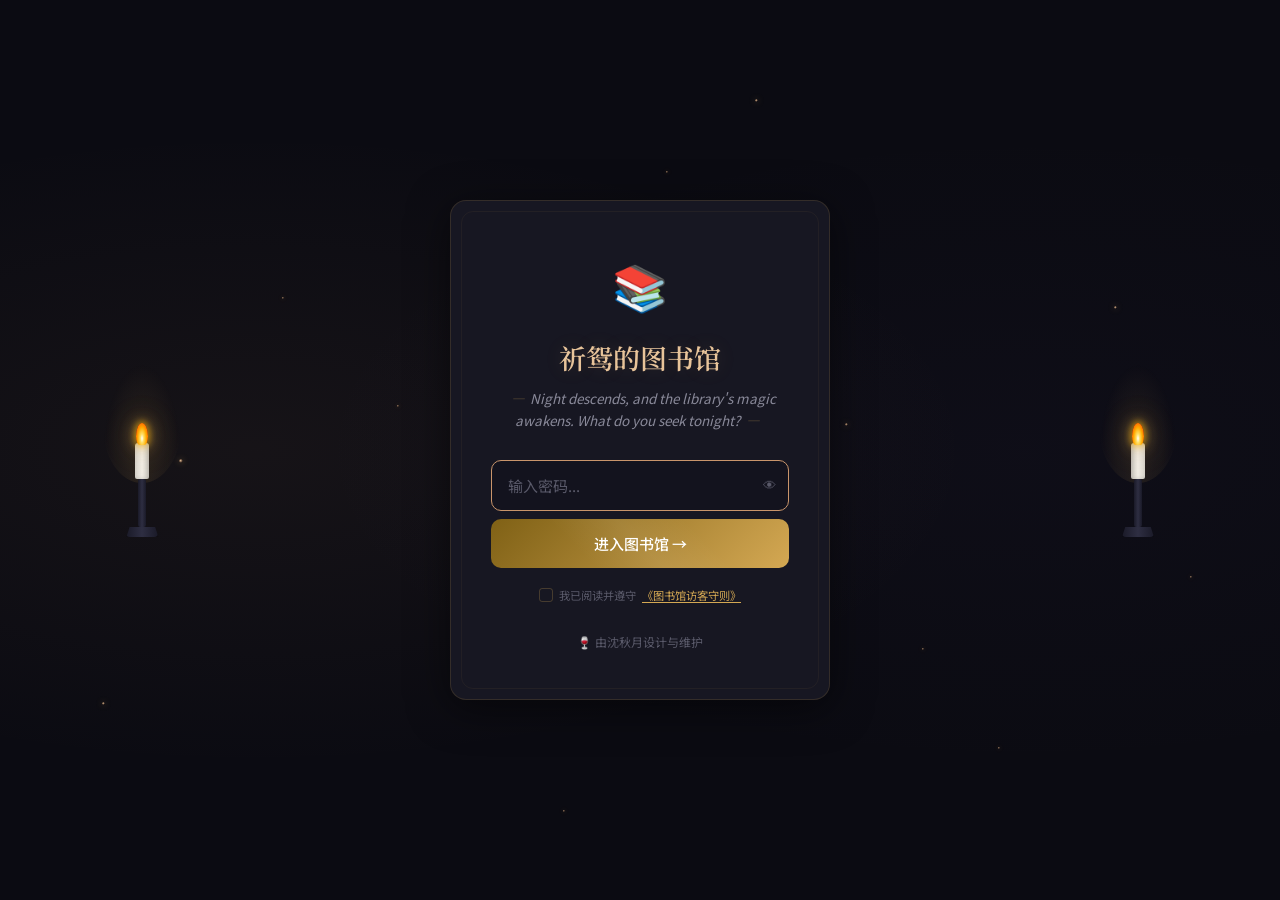
<file: index.html>
<!DOCTYPE html>
<html lang="zh-CN">
<head>
  <meta charset="UTF-8">
  <meta name="viewport" content="width=device-width, initial-scale=1.0">
  <title>祈鸳的图书馆</title>
  <link rel="preconnect" href="https://fonts.googleapis.com">
  <link rel="preconnect" href="https://fonts.gstatic.com" crossorigin>
  <link href="https://fonts.googleapis.com/css2?family=Noto+Serif+SC:wght@400;600;700&family=Noto+Sans+SC:wght@300;400;500;600&family=Playfair+Display:wght@400;600;700&display=swap" rel="stylesheet">
  <link rel="stylesheet" href="css/style.css">
  <!-- 预加载欢迎语音（同源，避免跨域问题） -->
  <audio id="welcome-audio" src="audio/welcome.mp3" preload="auto"></audio>
</head>
<body class="gate-body">

  <!-- ╔══════════════════════════════════╗
       ║  纯 CSS 粒子光点背景（14 颗星）  ║
       ╚══════════════════════════════════╝
       奇数粒子：悬浮闪烁；偶数粒子：缓慢上升 -->
  <div class="gate-particles" aria-hidden="true">
    <i></i><i></i><i></i><i></i><i></i><i></i><i></i>
    <i></i><i></i><i></i><i></i><i></i><i></i><i></i>
  </div>

  <!-- 烛台装饰 -->
  <div class="candle-left" aria-hidden="true">
    <div class="candle-glow"></div>
    <div class="candle-flame"></div>
    <div class="candle-body"></div>
    <div class="candle-holder"></div>
    <div class="candle-base"></div>
  </div>
  <div class="candle-right" aria-hidden="true">
    <div class="candle-glow"></div>
    <div class="candle-flame"></div>
    <div class="candle-body"></div>
    <div class="candle-holder"></div>
    <div class="candle-base"></div>
  </div>

  <!-- 登录卡片 -->
  <div class="gate-container">
    <div class="gate-glow"></div>
    <div class="gate-card">
      <div class="gate-icon">📚</div>
      <h1 class="gate-title">祈鸳的图书馆</h1>
      <p class="gate-subtitle" id="gate-greeting">加载中...</p>
      <form id="gate-form" class="gate-form">
        <div class="gate-input-wrap">
          <input type="password" id="gate-password" placeholder="输入密码..." autocomplete="off" autofocus>
          <button type="button" class="gate-toggle" id="gate-toggle">👁</button>
        </div>
        <p class="gate-error" id="gate-error" style="display:none">密码错误，请重试</p>
        <button type="submit" class="gate-btn">进入图书馆 →</button>
      </form>
      <p class="gate-error" id="gate-rules-error" style="display:none">请先阅读并遵守《图书馆访客守则》</p>
      <div class="gate-rules">
        <label class="gate-rules-check">
          <input type="checkbox" id="gate-rules-agree">
          <span>我已阅读并遵守</span>
          <a href="javascript:void(0)" id="gate-rules-toggle">《图书馆访客守则》</a>
        </label>
        <div class="gate-rules-content" id="gate-rules-content" style="display:none">
          <p>一、本馆所藏知识，皆为珍宝。请以敬畏之心翻阅。</p>
          <p>二、深夜造访者，请保持安静。书灵不喜欢被打扰。</p>
          <p>三、切勿将馆内典籍带出。违者……后果自负。</p>
          <p>四、若你听到书架间传来低语，不必惊慌——那只是古老的智慧在回响。</p>
          <p>五、访客密码由管理员发放。若你尚未获得，请自行离开。</p>
        </div>
      </div>
      <p class="gate-footer">🍷 由沈秋月设计与维护</p>
    </div>
  </div>

  <!-- 管理员专属欢迎动画 -->
  <div class="welcome-overlay" id="welcome-overlay">
    <div class="welcome-text" id="welcome-text"></div>
  </div>

  <script>
    /* 动态问候语：根据时段 + 语言生成图书馆管理员风格的问候 */
    (function() {
      function getGreeting() {
        const hour = new Date().getHours();
        const lang = (navigator.language || 'en').toLowerCase();
        const isZh = lang.startsWith('zh');
        if (isZh) {
          if (hour >= 0  && hour < 5)  return '夜深了，远道而来的旅者。是什么知识，让你深夜造访此处？';
          if (hour >= 5  && hour < 8)  return '清晨的图书馆格外宁静。愿这里的书卷，为你开启新的一天。';
          if (hour >= 8  && hour < 11) return '日安，求知者。今日的阳光正好，适合翻阅古老的典籍。';
          if (hour >= 11 && hour < 13) return '午后时光，适合沉思。图书馆已为你备好了一切。';
          if (hour >= 13 && hour < 17) return '午后阳光透过彩窗洒落。来吧，知识不会自己跑到你面前。';
          if (hour >= 17 && hour < 19) return '暮色渐浓，烛火已为你点亮。欢迎回到图书馆。';
          if (hour >= 19 && hour < 23) return '夜幕降临，图书馆的魔法正在苏醒。今夜，你想寻找什么？';
          return '夜深了，远道而来的旅者。是什么知识，让你深夜造访此处？';
        }
        if (hour >= 0  && hour < 5)  return 'The night is deep, traveler. What knowledge draws you here at this hour?';
        if (hour >= 5  && hour < 8)  return 'The library is quiet in the early morning. May these volumes begin your day.';
        if (hour >= 8  && hour < 11) return 'Good day, seeker. The light is perfect for exploring ancient tomes.';
        if (hour >= 11 && hour < 13) return 'Midday is a time for reflection. The library awaits your curiosity.';
        if (hour >= 13 && hour < 17) return 'Afternoon light filters through the stained glass. Come, knowledge will not find itself.';
        if (hour >= 17 && hour < 19) return 'Dusk falls, and the candles are lit for you. Welcome back to the library.';
        if (hour >= 19 && hour < 23) return 'Night descends, and the library\'s magic awakens. What do you seek tonight?';
        return 'The night is deep, traveler. What knowledge draws you here at this hour?';
      }
      const el = document.getElementById('gate-greeting');
      if (el) el.textContent = getGreeting();
    })();

    /* 守则展开/收起交互 */
    (function() {
      const toggleLink = document.getElementById('gate-rules-toggle');
      const content    = document.getElementById('gate-rules-content');
      if (toggleLink && content) {
        toggleLink.addEventListener('click', () => {
          const isHidden = content.style.display === 'none';
          content.style.display = isHidden ? 'block' : 'none';
        });
      }
    })();

    (function() {
      /* SHA-256 密码哈希比对，密码为 qiuyu2026 */
      const HASH = '1d34e6f0a50d08c1195ee52646c56e3894eb94b843eee469c644b1d8bd89b9a5';
      const form   = document.getElementById('gate-form');
      const input  = document.getElementById('gate-password');
      const error  = document.getElementById('gate-error');
      const toggle = document.getElementById('gate-toggle');

      /* 切换密码可见性 */
      toggle.addEventListener('click', () => {
        input.type = input.type === 'password' ? 'text' : 'password';
      });

      /* Web Crypto API 计算 SHA-256 */
      async function sha256(str) {
        const buf = await crypto.subtle.digest('SHA-256', new TextEncoder().encode(str));
        return Array.from(new Uint8Array(buf)).map(b => b.toString(16).padStart(2, '0')).join('');
      }

      /* 管理员专属欢迎动画 */
      function showWelcomeAnimation() {
        const overlay = document.getElementById('welcome-overlay');
        const textEl  = document.getElementById('welcome-text');
        if (!overlay || !textEl) {
          window.location.href = 'library.html';
          return;
        }

        const message = '欢迎回来，祈鸳。\n图书馆一直在等你。';
        textEl.innerHTML = message.replace(/\n/g, '<br>');

        /* 淡入黑屏 */
        overlay.classList.add('active');

        /* 播放欢迎语音（同源预加载，此时取消静音即可） */
        const audio = document.getElementById('welcome-audio');
        if (audio) {
          audio.volume = 0.5;
          audio.currentTime = 0;
          audio.play().catch(() => {});
        }

        /* 4 秒后淡出并跳转（等语音播完） */
        setTimeout(() => {
          overlay.style.opacity = '0';
          setTimeout(() => {
            window.location.href = 'library.html';
          }, 800);
        }, 4000);
      }

      /* 提交验证 */
      form.addEventListener('submit', async (e) => {
        e.preventDefault();

        /* 检查守则勾选 */
        const agreeBox   = document.getElementById('gate-rules-agree');
        const rulesError = document.getElementById('gate-rules-error');
        if (agreeBox && !agreeBox.checked) {
          if (rulesError) rulesError.style.display = 'block';
          return;
        }
        if (rulesError) rulesError.style.display = 'none';

        /* 在用户手势上下文中立即 play（静音），保持手势链不被异步打断 */
        const audio = document.getElementById('welcome-audio');
        if (audio) {
          audio.volume = 0;
          audio.currentTime = 0;
          audio.play().catch(() => {});
        }

        const hash = await sha256(input.value.trim());
        if (hash === HASH) {
          sessionStorage.setItem('lib_auth', '1');
          sessionStorage.setItem('lib_auth_time', Date.now().toString());
          /* 管理员专属欢迎动画（会取消静音播放语音） */
          showWelcomeAnimation();
        } else {
          /* 密码错误，停止静音播放 */
          if (audio) { audio.pause(); audio.currentTime = 0; }
          error.style.display = 'block';
          input.classList.add('shake');
          setTimeout(() => input.classList.remove('shake'), 500);
        }
      });

      input.addEventListener('input', () => { error.style.display = 'none'; });
    })();
  </script>
</body>
</html>
</file>
<file: css/style.css>
/* ============================================================
   祈鸳的图书馆 — 完整样式表（第一阶段 + 第二阶段 + 西幻增强）
   Design: 深夜魔法图书馆 · Dark Arcane Library Theme
   Phase 2: 粒子动画 · 微光扫过 · 交错淡入 · 移动端全屏 Modal
   Phase 3: 西幻符文装饰 · 魔法光效 · 羊皮纸纹理 · 符文分隔线
   ============================================================ */


/* ══════════════════════════════════════════
   CSS 变量
   ══════════════════════════════════════════ */
:root {
  /* 背景色阶 */
  --bg-primary:    #0b0b12;
  --bg-secondary:  #111119;
  --bg-card:       #171722;
  --bg-card-hover: #1e1e2e;
  --bg-input:      #13131e;

  /* 强调色 */
  --accent:            #c9956b;
  --accent-light:      #e8c49a;
  --accent-dark:       #8b6914;
  --accent-glow:       rgba(201,149,107,0.15);
  --accent-glow-strong:rgba(201,149,107,0.30);

  /* 文字 */
  --text-primary:   #e8e0d8;
  --text-secondary: #8a8a9a;
  --text-muted:     #5a5a6a;

  /* 边框 */
  --border:       #252535;
  --border-light: #2e2e40;

  /* 功能色 */
  --success: #6bcb77;
  --warning: #ffd93d;
  --danger:  #ff6b6b;
  --info:    #64b5f6;

  /* 简报类型色 */
  --color-noon:    #d4954a;
  --color-close:   #9b3050;
  --color-evening: #3d7fc1;
  --color-weekend: #7c5cbf;

  /* 西幻增强色 */
  --rune-gold:         #d4a853;
  --rune-gold-dim:     rgba(212,168,83,0.25);
  --rune-gold-glow:    rgba(212,168,83,0.08);
  --parchment:         rgba(201,149,107,0.03);
  --magic-purple:      rgba(120,80,200,0.12);
  --magic-blue:        rgba(80,140,220,0.10);

  /* 字体 */
  --font-serif:  'Playfair Display', 'Noto Serif SC', serif;
  --font-sans:   'Noto Sans SC', sans-serif;

  /* 布局 */
  --sidebar-w: 240px;
  --topbar-h:  60px;
  --radius:    10px;
  --radius-sm: 6px;

  /* 阴影 */
  --shadow:    0 4px 24px rgba(0,0,0,0.30);
  --shadow-lg: 0 8px 40px rgba(0,0,0,0.50);

  /* 过渡 */
  --transition: 0.25s cubic-bezier(0.4,0,0.2,1);

  /* 字体 */
  --font-serif: 'Playfair Display','Noto Serif SC',Georgia,serif;
  --font-sans:  'Noto Sans SC','Inter',-apple-system,BlinkMacSystemFont,sans-serif;
}


/* ══════════════════════════════════════════
   基础重置
   ══════════════════════════════════════════ */
*,*::before,*::after { box-sizing:border-box; margin:0; padding:0 }
html  { font-size:15px; scroll-behavior:smooth }
body  {
  font-family: var(--font-sans);
  background:  var(--bg-primary);
  color:       var(--text-primary);
  line-height: 1.6;
  min-height:  100vh;
  overflow-x:  hidden;
  -webkit-font-smoothing: antialiased;
}
::-webkit-scrollbar       { width:6px }
::-webkit-scrollbar-track { background:var(--bg-secondary) }
::-webkit-scrollbar-thumb { background:var(--border-light); border-radius:3px }
::-webkit-scrollbar-thumb:hover { background:var(--accent-dark) }
a   { color:var(--accent); text-decoration:none; transition:color var(--transition) }
a:hover { color:var(--accent-light) }
img { max-width:100%; display:block }
.hidden { display:none !important }


/* ══════════════════════════════════════════
   全局关键帧（@keyframes）
   ══════════════════════════════════════════ */

/* 登录页背景大光圈脉冲 */
@keyframes glowPulse {
  0%,100% { opacity:.6; transform:translate(-50%,-50%) scale(1)   }
  50%      { opacity:1;  transform:translate(-50%,-50%) scale(1.1) }
}

/* 密码错误抖动 */
@keyframes shake {
  0%,100% { transform:translateX(0)  }
  20%,60% { transform:translateX(-6px) }
  40%,80% { transform:translateX(6px)  }
}

/* 粒子：原地闪烁（奇数粒子） */
@keyframes particleTwinkle {
  0%,100% { opacity:.08; transform:scale(.7)  }
  50%      { opacity:.85; transform:scale(1.3) }
}

/* 粒子：缓慢上浮消散（偶数粒子） */
@keyframes particleRise {
  0%   { opacity:0;   transform:translateY(0)    scale(1)   }
  15%  { opacity:.75; transform:translateY(-8px) scale(1.1) }
  85%  { opacity:.75; transform:translateY(-55px)scale(1.0) }
  100% { opacity:0;   transform:translateY(-70px)scale(.6)  }
}

/* 登录卡片入场 */
@keyframes cardEntrance {
  from { opacity:0; transform:translateY(24px) scale(.97) }
  to   { opacity:1; transform:translateY(0)    scale(1)   }
}

/* Modal 覆盖层：背景 + 模糊淡入 */
@keyframes overlayFadeIn {
  from { background:rgba(0,0,0,0);    backdrop-filter:blur(0px) }
  to   { background:rgba(0,0,0,.78);  backdrop-filter:blur(8px) }
}

/* Modal 内容框弹入（桌面端） */
@keyframes modalIn {
  from { opacity:0; transform:translateY(24px) scale(.96) }
  to   { opacity:1; transform:translateY(0)    scale(1)   }
}

/* Modal 内容框上滑（移动端） */
@keyframes modalInMobile {
  from { transform:translateY(100%) }
  to   { transform:translateY(0)    }
}

/* 视图切换淡入 */
@keyframes viewFadeIn {
  from { opacity:0; transform:translateY(10px) }
  to   { opacity:1; transform:translateY(0)    }
}

/* 列表项交错淡入 */
@keyframes itemFadeIn {
  from { opacity:0; transform:translateY(8px) }
  to   { opacity:1; transform:translateY(0)   }
}

/* 卡片 hover 微光扫过 */
@keyframes cardShimmer {
  to { left:160% }
}

/* 搜索框焦点边框脉冲 */
@keyframes searchGlowPulse {
  0%,100% { box-shadow:0 0 0 3px rgba(201,149,107,.18) }
  50%      { box-shadow:0 0 0 5px rgba(201,149,107,.32) }
}

/* 侧边栏遮罩淡入 */
@keyframes overlayShow {
  from { opacity:0 }
  to   { opacity:1 }
}


/* ══════════════════════════════════════════
   登录页 — 粒子背景
   ══════════════════════════════════════════ */
.gate-body {
  display:flex; align-items:center; justify-content:center;
  min-height:100vh;
  background: var(--bg-primary);
  background-image:
    radial-gradient(ellipse at 20% 50%, rgba(201,149,107,.06) 0%, transparent 50%),
    radial-gradient(ellipse at 80% 50%, rgba(100,80,160,.04) 0%, transparent 50%);
}

/* 粒子容器 */
.gate-particles {
  position:fixed; inset:0;
  pointer-events:none; overflow:hidden;
  z-index:0;
}

/* 所有粒子共同基础：圆点 + 金色径向渐变 */
.gate-particles i {
  position:absolute;
  border-radius:50%;
  background: radial-gradient(circle at 40% 40%,
    rgba(232,196,154,.95) 0%,
    rgba(201,149,107,.50) 40%,
    transparent 70%
  );
  /* 奇数粒子默认用 twinkle，偶数粒子 override 为 rise */
  animation: particleTwinkle var(--d,14s) var(--delay,0s) ease-in-out infinite;
}

/* ── 奇数粒子：原地闪烁 ── */
.gate-particles i:nth-child(1)  { --d:13s; --delay:0s;   width:3px; height:3px; left:8%;  top:78% }
.gate-particles i:nth-child(3)  { --d:11s; --delay:1.2s; width:4px; height:4px; left:37%; top:62% }
.gate-particles i:nth-child(5)  { --d:16s; --delay:1.8s; width:3px; height:3px; left:66%; top:47% }
.gate-particles i:nth-child(7)  { --d:10s; --delay:.4s;  width:3px; height:3px; left:87%; top:34% }
.gate-particles i:nth-child(9)  { --d:15s; --delay:2.4s; width:4px; height:4px; left:14%; top:51% }
.gate-particles i:nth-child(11) { --d:12s; --delay:0s;   width:3px; height:3px; left:59%; top:11% }
.gate-particles i:nth-child(13) { --d:18s; --delay:3.8s; width:2px; height:2px; left:44%; top:32% }

/* ── 偶数粒子：缓慢上浮 ── */
.gate-particles i:nth-child(2)  { --d:17s; --delay:2.5s; width:2px; height:2px; left:22%; top:33%; animation-name:particleRise }
.gate-particles i:nth-child(4)  { --d:20s; --delay:4.0s; width:2px; height:2px; left:52%; top:19%; animation-name:particleRise }
.gate-particles i:nth-child(6)  { --d:14s; --delay:3.0s; width:2px; height:2px; left:78%; top:83%; animation-name:particleRise }
.gate-particles i:nth-child(8)  { --d:11s; --delay:5.2s; width:2px; height:2px; left:93%; top:64%; animation-name:particleRise }
.gate-particles i:nth-child(10) { --d:19s; --delay:3.5s; width:2px; height:2px; left:44%; top:90%; animation-name:particleRise }
.gate-particles i:nth-child(12) { --d:22s; --delay:6.0s; width:2px; height:2px; left:31%; top:45%; animation-name:particleRise }
.gate-particles i:nth-child(14) { --d:16s; --delay:1.5s; width:2px; height:2px; left:72%; top:72%; animation-name:particleRise }


/* ── 登录卡片 ── */
.gate-container {
  position:relative; text-align:center; padding:20px; z-index:1;
}
.gate-glow {
  position:absolute; top:50%; left:50%;
  transform:translate(-50%,-50%);
  width:400px; height:400px;
  background:radial-gradient(circle, rgba(201,149,107,.09) 0%, transparent 70%);
  border-radius:50%; pointer-events:none;
  animation:glowPulse 4s ease-in-out infinite;
}
.gate-card {
  position:relative;
  background:var(--bg-card); border:1px solid var(--border);
  border-radius:16px; padding:48px 40px;
  width:380px; max-width:90vw;
  box-shadow:var(--shadow-lg);
  animation:cardEntrance .6s cubic-bezier(.34,1.56,.64,1) both;
}
.gate-icon   { font-size:3rem; margin-bottom:16px }
.gate-title  {
  font-family:var(--font-serif); font-size:1.8rem; font-weight:600;
  color:var(--accent-light); margin-bottom:8px;
}
.gate-subtitle { color:var(--text-secondary); font-size:.9rem; margin-bottom:28px }

.gate-input-wrap {
  position:relative; display:flex; align-items:center;
  background:var(--bg-input); border:1px solid var(--border);
  border-radius:var(--radius); overflow:hidden;
  transition:border-color var(--transition);
}
.gate-input-wrap:focus-within { border-color:var(--accent) }
.gate-input-wrap input {
  flex:1; background:none; border:none; outline:none;
  color:var(--text-primary); padding:14px 16px;
  font-size:1rem; font-family:var(--font-sans);
}
.gate-input-wrap input::placeholder { color:var(--text-muted) }
.gate-toggle {
  background:none; border:none; color:var(--text-muted);
  cursor:pointer; padding:8px 12px; transition:color var(--transition);
}
.gate-toggle:hover { color:var(--accent) }
.gate-error  { color:var(--danger); font-size:.85rem; margin:12px 0; text-align:left; padding-left:4px }
.gate-btn    {
  width:100%; margin-top:8px; padding:14px 24px;
  background:linear-gradient(135deg,var(--accent-dark),var(--accent));
  color:#fff; border:none; border-radius:var(--radius);
  font-size:1rem; font-family:var(--font-sans); font-weight:500;
  cursor:pointer; display:flex; align-items:center; justify-content:center; gap:8px;
  transition:all var(--transition);
}
.gate-btn:hover  { transform:translateY(-2px); box-shadow:0 6px 24px rgba(201,149,107,.35) }
.gate-btn:active { transform:translateY(0) }
.gate-footer { color:var(--text-muted); font-size:.8rem; margin-top:24px }
.shake       { animation:shake .4s ease }


/* ══════════════════════════════════════════
   顶栏
   ══════════════════════════════════════════ */
.topbar {
  position:fixed; top:0; left:0; right:0; height:var(--topbar-h);
  background:rgba(11,11,18,.92); backdrop-filter:blur(12px);
  border-bottom:1px solid var(--border);
  display:flex; align-items:center; justify-content:space-between;
  padding:0 20px; z-index:100;
}
.topbar-left,.topbar-right { display:flex; align-items:center; gap:12px }
.topbar-center             { display:flex; align-items:center; gap:20px }

.sidebar-toggle {
  display:none; background:none; border:none;
  color:var(--text-secondary); cursor:pointer;
  padding:6px; border-radius:var(--radius-sm);
  transition:all var(--transition);
}
.sidebar-toggle:hover { color:var(--accent); background:var(--accent-glow) }

.logo           { display:flex; align-items:center; gap:10px }
.logo-icon      { font-size:1.4rem }
.logo-text      {
  font-family:var(--font-serif); font-size:1.15rem; font-weight:600;
  color:var(--accent-light); letter-spacing:.5px;
}

.clock-widget   { text-align:center }
.clock-time     {
  font-family:var(--font-serif); font-size:1.3rem; font-weight:600;
  color:var(--text-primary); letter-spacing:1px;
}
.clock-date     { font-size:.75rem; color:var(--text-secondary) }

.weather-widget { display:flex; align-items:center; gap:8px }
.weather-icon   { font-size:1.5rem }
.weather-info   { display:flex; flex-direction:column }
.weather-temp   { font-size:.95rem; font-weight:500; color:var(--text-primary) }
.weather-desc   { font-size:.7rem;  color:var(--text-secondary) }

/* 搜索框 */
.search-box         { position:relative }
.search-icon        {
  position:absolute; left:12px; top:50%; transform:translateY(-50%);
  color:var(--text-muted); pointer-events:none;
}
.search-box input[type="text"] {
  background:var(--bg-input); border:1px solid var(--border);
  border-radius:20px; padding:8px 16px 8px 36px;
  color:var(--text-primary); font-size:.85rem; font-family:var(--font-sans);
  width:240px; outline:none; transition:all var(--transition);
}
/* 聚焦时边框发光脉冲 */
.search-box input[type="text"]:focus {
  border-color:var(--accent); width:300px;
  animation: searchGlowPulse 2s ease-in-out infinite;
}
.search-box input[type="text"]::placeholder { color:var(--text-muted) }

.search-filters {
  position:absolute; top:calc(100% + 8px); right:0;
  background:var(--bg-card); border:1px solid var(--border);
  border-radius:var(--radius); padding:16px; width:260px;
  box-shadow:var(--shadow); display:none; z-index:200;
}
.search-filters.open { display:block }
.search-filter-row   { margin-bottom:10px }
.search-filter-row:last-child { margin-bottom:0 }
.search-filter-row label {
  display:block; font-size:.75rem; color:var(--text-secondary); margin-bottom:4px;
}
.search-filter-row select,
.search-filter-row input[type="date"] {
  width:100%; background:var(--bg-input); border:1px solid var(--border);
  border-radius:var(--radius-sm); padding:6px 10px;
  color:var(--text-primary); font-size:.85rem; font-family:var(--font-sans); outline:none;
}
.search-filter-row select:focus,
.search-filter-row input[type="date"]:focus { border-color:var(--accent) }

.logout-btn {
  background:none; border:none; color:var(--text-muted);
  cursor:pointer; padding:8px; border-radius:var(--radius-sm);
  transition:all var(--transition);
}
.logout-btn:hover { color:var(--danger); background:rgba(255,107,107,.10) }


/* ══════════════════════════════════════════
   侧边栏（含纸质纹理 + 导航指示条动画）
   ══════════════════════════════════════════ */
.sidebar {
  position:fixed; top:var(--topbar-h); left:0; bottom:0;
  width:var(--sidebar-w);
  /* 基础背景 + 极淡纸质横线纹理 */
  background:
    repeating-linear-gradient(
      0deg,
      transparent 0px,
      transparent 31px,
      rgba(201,149,107,.035) 31px,
      rgba(201,149,107,.035) 32px
    ),
    var(--bg-secondary);
  border-right:1px solid var(--border);
  display:flex; flex-direction:column;
  padding:20px 0; overflow-y:auto;
  transition:transform var(--transition); z-index:90;
}
.sidebar-section { padding:0 12px; flex:1 }
.sidebar-label   {
  font-size:.7rem; text-transform:uppercase; letter-spacing:1.5px;
  color:var(--text-muted); padding:0 12px; margin-bottom:8px;
}

/* 导航项：左侧指示条初始为缩放=0 */
.nav-item {
  display:flex; align-items:center; gap:10px;
  padding:10px 12px; border-radius:var(--radius-sm);
  color:var(--text-secondary); font-size:.9rem;
  transition: color var(--transition), background var(--transition);
  margin-bottom:2px; position:relative;
}
.nav-item:hover  { color:var(--text-primary);  background:var(--accent-glow) }
.nav-item.active { color:var(--accent-light);  background:var(--accent-glow) }

/* 指示条：用 scaleY 动画实现滑入效果 */
.nav-item::before {
  content:'';
  position:absolute; left:0; top:50%;
  width:3px; height:20px;
  background:var(--accent); border-radius:0 2px 2px 0;
  transform: translateY(-50%) scaleY(0);
  transform-origin: center;
  transition: transform .22s cubic-bezier(.34,1.56,.64,1), opacity .22s;
  opacity:0;
}
.nav-item:hover::before  { transform:translateY(-50%) scaleY(.75); opacity:.5 }
.nav-item.active::before { transform:translateY(-50%) scaleY(1);   opacity:1  }

.nav-icon  { font-size:1.1rem; width:24px; text-align:center }
.nav-text  { flex:1 }
.nav-badge {
  background:var(--accent-dark); color:var(--accent-light);
  font-size:.7rem; padding:2px 7px; border-radius:10px; font-weight:500;
}
.sidebar-footer {
  padding:16px 24px; border-top:1px solid var(--border); margin-top:auto;
}
.sidebar-credit { font-size:.75rem; color:var(--text-muted) }

/* 移动端侧边栏遮罩 */
.sidebar-overlay {
  display:none;
  position:fixed; inset:0;
  background:rgba(0,0,0,.65);
  backdrop-filter:blur(2px);
  z-index:80;
}
.sidebar-overlay.show {
  display:block;
  animation:overlayShow .25s ease;
}


/* ══════════════════════════════════════════
   主内容区
   ══════════════════════════════════════════ */
.main-layout { display:flex }
.content {
  margin-left:var(--sidebar-w); margin-top:var(--topbar-h);
  padding:28px 32px 48px; min-height:calc(100vh - var(--topbar-h));
  flex:1;
}
.view-header    { margin-bottom:24px; position:relative }
.view-header h1 {
  font-family:var(--font-serif); font-size:1.6rem; font-weight:600;
  color:var(--text-primary); margin-bottom:4px;
}
.view-subtitle  { color:var(--text-secondary); font-size:.9rem }
.empty-state    { text-align:center; color:var(--text-muted); padding:60px 20px; font-size:.95rem }

/* 视图切换淡入（移除 hidden 后立即播放） */
.view {
  animation: viewFadeIn .35s cubic-bezier(.4,0,.2,1) both;
}
.view.hidden { display:none !important }


/* ══════════════════════════════════════════
   仪表盘 — 2×2 网格
   ══════════════════════════════════════════ */
.dashboard-grid {
  display:grid;
  grid-template-columns: 1fr 1fr;
  gap:16px;
  margin-bottom:32px;
}

/* ── 卡片基础：含 shimmer 伪元素所需的 overflow:hidden ── */
.dash-card {
  background:var(--bg-card); border:1px solid var(--border);
  border-radius:var(--radius); padding:24px;
  transition: border-color var(--transition), transform var(--transition), box-shadow var(--transition);
  position:relative; overflow:hidden;
}
.dash-card:hover {
  border-color:var(--border-light);
  transform:translateY(-2px);
  box-shadow:var(--shadow);
}

/* 微光扫过：从左侧外部划过到右侧外部 */
.dash-card::after {
  content:'';
  position:absolute;
  top:-30px; bottom:-30px; left:-80%;
  width:55%;
  background: linear-gradient(
    to right,
    transparent 0%,
    rgba(201,149,107,.045) 40%,
    rgba(232,196,154,.07)  50%,
    rgba(201,149,107,.045) 60%,
    transparent 100%
  );
  transform: skewX(-12deg);
  pointer-events:none;
  z-index:1;
}
.dash-card:hover::after {
  animation: cardShimmer .65s ease forwards;
}

/* 时钟卡 */
.dash-clock {
  text-align:center;
  background:linear-gradient(135deg, var(--bg-card), rgba(201,149,107,.05));
  border-color:rgba(201,149,107,.15);
}
.dash-clock-time {
  font-family:var(--font-serif); font-size:2.8rem; font-weight:700;
  color:var(--accent-light); letter-spacing:2px; line-height:1.2;
}
.dash-clock-date { font-size:.85rem; color:var(--text-secondary); margin-top:4px }

/* 天气卡 */
.dash-weather {
  text-align:center;
  display:flex; flex-direction:column; align-items:center; justify-content:center;
}
.dash-weather-icon { font-size:2.5rem; margin-bottom:8px }
.dash-weather-text { font-size:.9rem; color:var(--text-secondary) }

/* 统计卡 */
.dash-stat  { text-align:center }
.dash-stat-num   {
  font-family:var(--font-serif); font-size:2rem; font-weight:700;
  color:var(--accent-light);
}
.dash-stat-label { font-size:.85rem; color:var(--text-secondary); margin-top:4px }

/* 今日金价速览（横跨两列） */
.dash-gold {
  grid-column:1 / -1;
  background:linear-gradient(135deg, rgba(201,149,107,.07) 0%, rgba(139,105,20,.04) 100%);
  border-color:rgba(201,149,107,.22);
  display:flex; align-items:center; gap:32px;
  padding:20px 28px;
}
/* 右上角装饰光晕（调整为在卡片范围内） */
.dash-gold::before {
  content:''; position:absolute;
  right:20px; top:50%; transform:translateY(-50%);
  width:110px; height:110px;
  background:radial-gradient(circle, rgba(201,149,107,.09) 0%, transparent 70%);
  border-radius:50%; pointer-events:none; z-index:0;
}
.dash-gold-left  { flex-shrink:0; position:relative; z-index:2 }
.dash-gold-header {
  display:flex; align-items:center; gap:6px; margin-bottom:8px;
}
.dash-gold-icon  { font-size:1.1rem }
.dash-gold-label {
  font-size:.75rem; text-transform:uppercase; letter-spacing:1px; color:var(--text-muted);
}
.dash-gold-price {
  font-family:var(--font-serif); font-size:2rem; font-weight:700;
  color:var(--accent-light); line-height:1;
  display:flex; align-items:baseline; gap:8px;
}
.dash-gold-price .gold-trend     { font-size:1.1rem; font-family:var(--font-sans); font-weight:600 }
.dash-gold-price .gold-trend.up  { color:var(--success) }
.dash-gold-price .gold-trend.down{ color:var(--danger)  }
.dash-gold-right {
  flex:1; min-width:0; position:relative; z-index:2;
  border-left:1px solid var(--border); padding-left:28px;
}
.dash-gold-summary {
  font-size:.85rem; color:var(--text-secondary); line-height:1.6;
  display:-webkit-box; -webkit-line-clamp:2; -webkit-box-orient:vertical; overflow:hidden;
  margin-bottom:6px;
}
.dash-gold-source { font-size:.72rem; color:var(--text-muted) }

/* 最近更新区块 */
.dash-section       { margin-top:8px }
.dash-section-title {
  font-family:var(--font-serif); font-size:1.2rem; font-weight:600;
  color:var(--text-primary); margin-bottom:16px;
  padding-bottom:8px; border-bottom:1px solid var(--border);
}
.dash-recent-list { display:flex; flex-direction:column; gap:8px }


/* ══════════════════════════════════════════
   内容列表项（含交错淡入 + 微光扫过）
   ══════════════════════════════════════════ */
.content-list { display:flex; flex-direction:column; gap:8px }
.content-grid { display:grid; grid-template-columns:repeat(auto-fill,minmax(280px,1fr)); gap:12px }

.content-item {
  background:var(--bg-card); border:1px solid var(--border);
  border-radius:var(--radius); padding:16px 20px;
  display:flex; align-items:center; gap:16px;
  cursor:pointer;
  transition: border-color var(--transition), background var(--transition),
              transform var(--transition), box-shadow var(--transition);
  position:relative; overflow:hidden;
}
.content-item:hover {
  border-color:var(--accent-dark); background:var(--bg-card-hover);
  transform:translateX(4px); box-shadow:0 2px 12px rgba(0,0,0,.2);
}

/* 微光扫过（与 dash-card 相同逻辑） */
.content-item::after {
  content:'';
  position:absolute; top:-20px; bottom:-20px; left:-80%;
  width:50%;
  background: linear-gradient(
    to right,
    transparent 0%,
    rgba(201,149,107,.04) 40%,
    rgba(232,196,154,.06) 50%,
    rgba(201,149,107,.04) 60%,
    transparent 100%
  );
  transform:skewX(-12deg);
  pointer-events:none; z-index:1;
}
.content-item:hover::after { animation:cardShimmer .55s ease forwards }

/* 交错淡入动画类（由 JS 动态赋予 animation-delay） */
.content-item.animate-in {
  animation: itemFadeIn .4s cubic-bezier(.4,0,.2,1) both;
}

.content-item-icon  { font-size:1.5rem; width:36px; text-align:center; flex-shrink:0; position:relative; z-index:2 }
.content-item-body  { flex:1; min-width:0; position:relative; z-index:2 }
.content-item-title {
  font-weight:500; color:var(--text-primary); font-size:.95rem;
  white-space:nowrap; overflow:hidden; text-overflow:ellipsis;
}
.content-item-summary {
  font-size:.8rem; color:var(--text-secondary); margin-top:2px;
  display:-webkit-box; -webkit-line-clamp:2; -webkit-box-orient:vertical; overflow:hidden;
}
.content-item-date  {
  font-size:.75rem; color:var(--text-muted); white-space:nowrap;
  flex-shrink:0; min-width:80px; text-align:right; position:relative; z-index:2;
}
.content-item-tags  { display:flex; gap:4px; flex-wrap:wrap; margin-top:6px }
.tag {
  font-size:.7rem; padding:2px 8px; border-radius:10px;
  background:var(--accent-glow); color:var(--accent);
  border:1px solid rgba(201,149,107,.15);
}

/* 网格布局下的列表项 */
.content-grid .content-item {
  flex-direction:column; align-items:flex-start; gap:10px; padding:20px;
}
.content-grid .content-item:hover { transform:translateY(-2px) }

/* 简报类型左侧色带 */
.briefing-item {
  border-left:3px solid var(--briefing-color, var(--accent));
  padding-left:17px; /* 20px - 3px border */
}
.briefing-item:hover { transform:translateX(2px) }

/* 简报类型小徽章 */
.briefing-type-badge {
  display:inline-flex; align-items:center; gap:4px;
  font-size:.68rem; padding:2px 8px; border-radius:10px;
  font-weight:500; margin-top:3px; margin-bottom:2px;
  background: var(--badge-bg,    rgba(201,149,107,.10));
  color:       var(--badge-color, var(--accent));
  border:1px solid var(--badge-border, rgba(201,149,107,.20));
}


/* ══════════════════════════════════════════
   Modal 弹窗
   ══════════════════════════════════════════ */

/* 覆盖层：隐藏时 display:none，显示时播放模糊淡入动画 */
.modal-overlay {
  position:fixed; inset:0;
  z-index:500;
  display:flex; align-items:center; justify-content:center;
  padding:20px;
  /* 动画结束后保持终态（blur 8px + 半透明黑） */
  animation: overlayFadeIn .35s ease forwards;
}
.modal-overlay.hidden { display:none !important }

/* 弹窗内容框 */
.modal {
  background:var(--bg-card); border:1px solid var(--border);
  border-radius:16px; width:100%; max-width:760px; max-height:88vh;
  display:flex; flex-direction:column;
  box-shadow:var(--shadow-lg);
  animation: modalIn .3s cubic-bezier(.34,1.56,.64,1) both;
  /* 确保 modal 内容在覆盖层之上 */
  position:relative; z-index:1;
}

.modal-header {
  display:flex; align-items:flex-start; justify-content:space-between;
  padding:22px 26px 0; gap:12px;
}
.modal-header h2 {
  font-family:var(--font-serif); font-size:1.3rem; font-weight:600;
  color:var(--accent-light); flex:1; line-height:1.4;
}
.modal-close {
  background:none; border:none; color:var(--text-muted);
  font-size:1.8rem; cursor:pointer; padding:0 4px;
  border-radius:var(--radius-sm);
  transition:all var(--transition); line-height:1; flex-shrink:0;
}
.modal-close:hover { color:var(--danger); background:rgba(255,107,107,.1) }

.modal-meta {
  padding:10px 26px 0; font-size:.8rem; color:var(--text-secondary);
  display:flex; gap:14px; flex-wrap:wrap; align-items:center;
}
.modal-meta .tag { margin-right:2px }

/* ── Modal 阅读正文 ── */
.modal-body {
  padding:20px 26px 28px;
  overflow-y:auto; flex:1;
  font-size:.96rem; line-height:1.95;
  color:var(--text-secondary);
  border-top:1px solid var(--border); margin-top:12px;
}

/* h1 隐藏（标题已在 modal-header 显示） */
.modal-body h1 { display:none }

/* h2：金色左竖线 + 底部分隔 */
.modal-body h2 {
  font-family:var(--font-serif); font-size:1.1rem; font-weight:600;
  color:var(--text-primary); margin:26px 0 12px;
  padding-left:14px; padding-bottom:9px;
  border-left:3px solid var(--accent);
  border-bottom:1px solid var(--border);
  line-height:1.5;
}
.modal-body h3 {
  font-family:var(--font-serif); font-size:1rem; font-weight:600;
  color:var(--text-primary); margin:20px 0 10px;
}
.modal-body p            { margin-bottom:14px }
.modal-body ul,.modal-body ol { padding-left:22px; margin-bottom:14px }
.modal-body li           { margin-bottom:6px }
.modal-body li::marker   { color:var(--accent) }

/* blockquote：优雅竖线 + 半透明底 + 斜体 */
.modal-body blockquote {
  border-left:3px solid var(--accent);
  padding:14px 18px 14px 20px;
  background:rgba(201,149,107,.05);
  border-radius:0 var(--radius-sm) var(--radius-sm) 0;
  color:var(--text-secondary); margin:18px 0;
  font-style:italic; font-size:.93rem; line-height:1.85;
  position:relative;
}
.modal-body blockquote::before {
  content:'"';
  position:absolute; top:-4px; left:12px;
  font-size:2.4rem; color:var(--accent-dark);
  font-family:var(--font-serif); line-height:1; opacity:.5;
}
.modal-body blockquote p { margin-bottom:0; color:inherit }

/* 行内代码 */
.modal-body code {
  background:rgba(0,0,0,.30); border:1px solid var(--border-light);
  padding:1px 6px; border-radius:4px;
  font-size:.85em; color:var(--accent-light);
  font-family:'Courier New',Courier,monospace;
}
/* 代码块 */
.modal-body pre {
  background:#0c0c14; border:1px solid var(--border-light);
  border-radius:var(--radius-sm); padding:16px 18px;
  overflow-x:auto; margin:16px 0; -webkit-overflow-scrolling:touch;
}
.modal-body pre code {
  background:none; border:none; padding:0;
  font-size:.875rem; color:var(--text-primary);
}
.modal-body hr      { border:none; border-top:1px solid var(--border); margin:20px 0 }
.modal-body strong  { color:var(--accent-light) }
.modal-body em      { color:var(--text-secondary) }

/* 表格：外层容器横向滚动 */
.modal-body .table-wrap {
  overflow-x:auto; -webkit-overflow-scrolling:touch;
  margin:14px 0; border-radius:var(--radius-sm);
  border:1px solid var(--border);
}
.modal-body table {
  width:100%; border-collapse:collapse; font-size:.875rem; min-width:400px;
}
.modal-body th,.modal-body td { padding:9px 14px; border:1px solid var(--border); text-align:left; white-space:nowrap }
.modal-body th {
  background:var(--bg-input); color:var(--accent-light);
  font-weight:600; font-family:var(--font-serif); font-size:.85rem;
}
.modal-body td { color:var(--text-secondary) }
.modal-body tr:hover td { background:rgba(255,255,255,.02) }

/* 搜索高亮 */
mark {
  background:rgba(201,149,107,.30); color:var(--accent-light);
  padding:1px 3px; border-radius:2px;
}


/* ══════════════════════════════════════════
   功能一：简报百叶帘（Accordion）
   ══════════════════════════════════════════ */

/* 分组容器 */
.accordion-group {
  margin-bottom: 8px;
  border-radius: var(--radius);
  overflow: hidden;
  border: 1px solid var(--border);
}

/* 标题栏：深色背景 + 左侧金色竖线 */
.accordion-header {
  display: flex;
  align-items: center;
  gap: 12px;
  padding: 14px 18px;
  background: var(--bg-secondary);
  border-left: 3px solid var(--accent);
  cursor: pointer;
  user-select: none;
  transition: background var(--transition), border-color var(--transition);
  outline: none;
}
.accordion-header:hover {
  background: var(--bg-card);
  border-left-color: var(--accent-light);
}
.accordion-group.open .accordion-header {
  background: var(--bg-card);
  border-left-color: var(--accent-light);
}

/* 展开箭头 */
.accordion-arrow {
  font-size: .75rem;
  color: var(--accent);
  flex-shrink: 0;
  transition: transform var(--transition);
  width: 14px;
  text-align: center;
}

/* 日期文字（居左） */
.accordion-date {
  flex: 1;
  font-family: var(--font-serif);
  font-size: .95rem;
  font-weight: 600;
  color: var(--text-primary);
}

/* 右侧元信息（金价 + 数量） */
.accordion-meta {
  display: flex;
  align-items: center;
  gap: 12px;
  flex-shrink: 0;
}
.accordion-price {
  font-family: var(--font-serif);
  font-size: .88rem;
  font-weight: 600;
  color: var(--accent-light);
  background: var(--accent-glow);
  padding: 2px 10px;
  border-radius: 10px;
  border: 1px solid rgba(201,149,107,.18);
}
.accordion-count {
  font-size: .78rem;
  color: var(--text-muted);
  background: rgba(255,255,255,.04);
  padding: 2px 10px;
  border-radius: 10px;
  border: 1px solid var(--border);
}

/* 折叠内容区：max-height 动画 */
.accordion-body {
  max-height: none;
  overflow: hidden;
  transition: max-height 0.3s ease;
  background: var(--bg-primary);
}

/* 内容区内边距 */
.accordion-content {
  padding: 16px;
  display: flex;
  flex-direction: column;
  gap: 8px;
}

/* 折叠状态下内容区不可见 */
.accordion-group:not(.open) .accordion-body {
  max-height: 0 !important;
}


/* ══════════════════════════════════════════
   功能二：文件上传与管理
   ══════════════════════════════════════════ */

/* ── 面包屑导航 ── */
.file-breadcrumb {
  display: flex;
  align-items: center;
  gap: 6px;
  margin-bottom: 16px;
  flex-wrap: wrap;
}
.breadcrumb-item {
  font-size: .85rem;
  color: var(--accent);
  cursor: pointer;
  padding: 3px 8px;
  border-radius: var(--radius-sm);
  transition: background var(--transition), color var(--transition);
}
.breadcrumb-item:hover {
  background: var(--accent-glow);
  color: var(--accent-light);
}
.breadcrumb-root {
  font-weight: 500;
}
.breadcrumb-current {
  color: var(--text-primary);
  cursor: default;
  font-weight: 500;
}
.breadcrumb-current:hover {
  background: none;
  color: var(--text-primary);
}
.breadcrumb-sep {
  color: var(--text-muted);
  font-size: .9rem;
}

/* ── 上传区域 ── */
.file-upload-zone {
  background: var(--bg-card);
  border: 1px solid var(--border);
  border-radius: var(--radius);
  padding: 20px;
  margin-bottom: 20px;
}

/* 拖拽区 */
.upload-drop-area {
  border: 2px dashed var(--border-light);
  border-radius: var(--radius);
  padding: 32px 20px;
  text-align: center;
  cursor: pointer;
  transition: border-color var(--transition), background var(--transition);
  margin-bottom: 16px;
}
.upload-drop-area:hover,
.upload-drop-area.drag-over {
  border-color: var(--accent);
  background: var(--accent-glow);
}
.upload-drop-icon {
  font-size: 2.2rem;
  margin-bottom: 8px;
}
.upload-drop-text {
  font-size: .95rem;
  color: var(--text-primary);
  font-weight: 500;
  margin-bottom: 4px;
}
.upload-drop-hint {
  font-size: .8rem;
  color: var(--text-muted);
}

/* 控制栏（按钮 + 下拉 + 新建文件夹） */
.upload-controls {
  display: flex;
  align-items: center;
  gap: 10px;
  flex-wrap: wrap;
}

/* 选择文件按钮 */
.upload-btn {
  display: inline-flex;
  align-items: center;
  gap: 6px;
  padding: 8px 16px;
  background: linear-gradient(135deg, var(--accent-dark), var(--accent));
  color: #fff;
  border-radius: var(--radius-sm);
  font-size: .85rem;
  font-family: var(--font-sans);
  font-weight: 500;
  cursor: pointer;
  transition: all var(--transition);
  border: none;
  white-space: nowrap;
}
.upload-btn:hover {
  transform: translateY(-1px);
  box-shadow: 0 4px 16px rgba(201,149,107,.30);
}

/* 文件夹下拉 */
.upload-folder-select {
  background: var(--bg-input);
  border: 1px solid var(--border);
  border-radius: var(--radius-sm);
  padding: 8px 12px;
  color: var(--text-primary);
  font-size: .85rem;
  font-family: var(--font-sans);
  outline: none;
  cursor: pointer;
  transition: border-color var(--transition);
  flex: 1;
  min-width: 160px;
  max-width: 260px;
}
.upload-folder-select:focus {
  border-color: var(--accent);
}

/* 新建文件夹按钮 */
.upload-mkdir-btn {
  display: inline-flex;
  align-items: center;
  gap: 6px;
  padding: 8px 14px;
  background: var(--bg-input);
  border: 1px solid var(--border);
  border-radius: var(--radius-sm);
  color: var(--text-secondary);
  font-size: .85rem;
  font-family: var(--font-sans);
  cursor: pointer;
  transition: all var(--transition);
  white-space: nowrap;
}
.upload-mkdir-btn:hover {
  border-color: var(--accent);
  color: var(--accent);
  background: var(--accent-glow);
}

/* 进度条 */
.upload-progress-wrap {
  margin-top: 14px;
}
.upload-progress-label {
  font-size: .82rem;
  color: var(--text-secondary);
  margin-bottom: 6px;
}
.upload-progress-bar {
  height: 6px;
  background: var(--bg-input);
  border-radius: 3px;
  overflow: hidden;
  border: 1px solid var(--border);
}
.upload-progress-fill {
  height: 100%;
  background: linear-gradient(90deg, var(--accent-dark), var(--accent));
  border-radius: 3px;
  transition: width 0.2s ease;
}

/* ── 文件管理区 ── */
.file-manager {
  background: var(--bg-card);
  border: 1px solid var(--border);
  border-radius: var(--radius);
  overflow: hidden;
}
.file-manager-header {
  display: flex;
  align-items: center;
  justify-content: space-between;
  padding: 14px 18px;
  border-bottom: 1px solid var(--border);
  background: var(--bg-secondary);
}
.file-manager-title {
  font-size: .9rem;
  font-weight: 600;
  color: var(--text-primary);
}
.file-refresh-btn {
  display: inline-flex;
  align-items: center;
  gap: 5px;
  background: none;
  border: 1px solid var(--border);
  border-radius: var(--radius-sm);
  color: var(--text-secondary);
  font-size: .8rem;
  font-family: var(--font-sans);
  padding: 5px 10px;
  cursor: pointer;
  transition: all var(--transition);
}
.file-refresh-btn:hover {
  border-color: var(--accent);
  color: var(--accent);
}

/* 文件表格容器（横向滚动） */
.file-table-wrap {
  overflow-x: auto;
  -webkit-overflow-scrolling: touch;
}

/* 文件表格 */
.file-table {
  width: 100%;
  border-collapse: collapse;
  font-size: .85rem;
  min-width: 560px;
}
.file-table thead th {
  background: var(--bg-input);
  color: var(--text-muted);
  font-weight: 500;
  font-size: .78rem;
  text-transform: uppercase;
  letter-spacing: .5px;
  padding: 10px 14px;
  text-align: left;
  border-bottom: 1px solid var(--border);
  white-space: nowrap;
}
.file-table tbody .file-row {
  border-bottom: 1px solid var(--border);
  transition: background var(--transition);
}
.file-table tbody .file-row:last-child {
  border-bottom: none;
}
.file-table tbody .file-row:hover {
  background: var(--bg-card-hover);
}
.file-table tbody td {
  padding: 10px 14px;
  color: var(--text-secondary);
  vertical-align: middle;
}

/* 文件夹行高亮 */
.folder-row td {
  color: var(--text-primary);
}

/* 文件名单元格 */
.file-name-cell {
  display: flex;
  align-items: center;
  gap: 8px;
  min-width: 180px;
}
.file-icon {
  font-size: 1.1rem;
  flex-shrink: 0;
}
.file-name {
  flex: 1;
  color: var(--text-primary);
  font-weight: 500;
  overflow: hidden;
  text-overflow: ellipsis;
  white-space: nowrap;
  max-width: 220px;
}
.folder-link {
  cursor: pointer;
  color: var(--accent);
  transition: color var(--transition);
}
.folder-link:hover {
  color: var(--accent-light);
  text-decoration: underline;
}

/* 重命名按钮（内联） */
.file-rename-btn {
  background: none;
  border: none;
  cursor: pointer;
  font-size: .85rem;
  padding: 2px 4px;
  border-radius: 4px;
  opacity: 0;
  transition: opacity var(--transition), background var(--transition);
  flex-shrink: 0;
}
.file-row:hover .file-rename-btn {
  opacity: 1;
}
.file-rename-btn:hover {
  background: var(--accent-glow);
}

/* 操作按钮列 */
.file-actions-cell {
  display: flex;
  align-items: center;
  gap: 6px;
  white-space: nowrap;
}
.file-action-btn {
  display: inline-flex;
  align-items: center;
  justify-content: center;
  background: none;
  border: 1px solid var(--border);
  border-radius: var(--radius-sm);
  padding: 4px 8px;
  font-size: .82rem;
  cursor: pointer;
  text-decoration: none;
  color: var(--text-secondary);
  transition: all var(--transition);
}
.file-download-btn:hover {
  border-color: var(--info);
  color: var(--info);
  background: rgba(100,181,246,.08);
}
.file-delete-btn:hover {
  border-color: var(--danger);
  color: var(--danger);
  background: rgba(255,107,107,.08);
}

/* ── Toast 提示 ── */
.file-toast {
  position: fixed;
  bottom: 28px;
  left: 50%;
  transform: translateX(-50%) translateY(20px);
  background: var(--bg-card);
  border: 1px solid var(--border);
  border-radius: var(--radius);
  padding: 10px 20px;
  font-size: .88rem;
  color: var(--text-primary);
  box-shadow: var(--shadow-lg);
  z-index: 9999;
  opacity: 0;
  pointer-events: none;
  transition: opacity .25s ease, transform .25s ease;
  white-space: nowrap;
}
.file-toast.show {
  opacity: 1;
  transform: translateX(-50%) translateY(0);
  pointer-events: auto;
}
.file-toast-success { border-color: var(--success); }
.file-toast-error   { border-color: var(--danger);  }


/* ══════════════════════════════════════════
   Phase 3 — 西幻魔法增强
   ══════════════════════════════════════════ */

/* ── 符文装饰关键帧 ── */
@keyframes runeGlow {
  0%,100% { opacity:.25 }
  50%      { opacity:.55 }
}
@keyframes runeFloat {
  0%,100% { transform:translateY(0) }
  50%      { transform:translateY(-3px) }
}
@keyframes magicPulse {
  0%,100% { box-shadow:0 0 8px var(--rune-gold-dim) }
  50%      { box-shadow:0 0 20px var(--rune-gold-dim), 0 0 40px var(--rune-gold-glow) }
}
@keyframes runeRotate {
  from { transform:rotate(0deg) }
  to   { transform:rotate(360deg) }
}

/* ── 1. Logo 魔法光晕 ── */
.logo {
  position:relative;
  padding:4px 12px 4px 8px;
  border-radius:var(--radius-sm);
  transition:all var(--transition);
}
.logo::before {
  content:'';
  position:absolute; inset:-2px;
  border-radius:calc(var(--radius-sm) + 2px);
  background:linear-gradient(135deg, var(--rune-gold-dim), transparent 40%, transparent 60%, var(--rune-gold-dim));
  opacity:0;
  transition:opacity var(--transition);
  z-index:-1;
}
.logo:hover::before { opacity:1 }
.logo:hover .logo-text { text-shadow:0 0 12px var(--rune-gold-dim) }

/* ── 2. 侧边栏羊皮纸纹理增强 ── */
.sidebar {
  background:
    repeating-linear-gradient(
      0deg,
      transparent 0px,
      transparent 31px,
      rgba(212,168,83,.025) 31px,
      rgba(212,168,83,.025) 32px
    ),
    radial-gradient(ellipse at 50% 0%, rgba(212,168,83,.04) 0%, transparent 60%),
    var(--bg-secondary);
}

/* 侧边栏底部符文装饰线 */
.sidebar-footer {
  position:relative;
}
.sidebar-footer::before {
  content:'◆  ◇  ◆';
  display:block;
  text-align:center;
  font-size:.55rem;
  color:var(--rune-gold);
  opacity:.3;
  letter-spacing:4px;
  margin-bottom:10px;
  animation:runeGlow 4s ease-in-out infinite;
}

/* ── 3. 导航项符文指示条升级 ── */
.nav-item::before {
  background:linear-gradient(180deg, var(--rune-gold), var(--accent-dark));
  box-shadow:0 0 6px var(--rune-gold-dim);
}
.nav-item.active::before {
  box-shadow:0 0 10px var(--rune-gold-dim);
}

/* ── 4. 仪表盘卡片符文边角装饰 ── */
.dash-card {
  border-color:rgba(212,168,83,.12);
}
/* 四角符文装饰 */
.dash-card::before {
  content:'';
  position:absolute;
  top:6px; left:6px; right:6px; bottom:6px;
  border:1px solid rgba(212,168,83,.06);
  border-radius:calc(var(--radius) - 4px);
  pointer-events:none;
  z-index:0;
  transition:border-color var(--transition);
}
.dash-card:hover::before {
  border-color:rgba(212,168,83,.15);
}

/* ── 5. 金价卡魔法水晶球装饰 ── */
.dash-gold {
  border-color:rgba(212,168,83,.25);
  position:relative;
}
.dash-gold::before {
  /* 水晶球光晕 - 增强版 */
  width:130px; height:130px;
  background:
    radial-gradient(circle, rgba(212,168,83,.12) 0%, transparent 60%),
    radial-gradient(circle at 40% 40%, rgba(255,255,255,.04) 0%, transparent 50%);
  animation:runeGlow 3s ease-in-out infinite;
}
/* 金价卡左侧符文装饰 */
.dash-gold-left::after {
  content:'✦';
  position:absolute;
  left:-20px; top:50%;
  transform:translateY(-50%);
  font-size:.7rem;
  color:var(--rune-gold);
  opacity:.35;
  animation:runeFloat 3s ease-in-out infinite;
}

/* ── 6. Modal 符文边框 ── */
.modal {
  border-color:rgba(212,168,83,.18);
}
.modal::before {
  content:'';
  position:absolute;
  top:8px; left:8px; right:8px; bottom:8px;
  border:1px solid rgba(212,168,83,.06);
  border-radius:12px;
  pointer-events:none;
  z-index:0;
}
/* Modal 标题符文装饰 */
.modal-header h2 {
  position:relative;
}
.modal-header h2::after {
  content:'◇';
  position:absolute;
  right:-16px; top:50%;
  transform:translateY(-50%);
  font-size:.6rem;
  color:var(--rune-gold);
  opacity:.4;
  animation:runeGlow 3s ease-in-out infinite 1s;
}

/* ── 7. 内容列表项魔法hover增强 ── */
.content-item {
  border-color:rgba(212,168,83,.08);
}
.content-item:hover {
  border-color:rgba(212,168,83,.25);
  box-shadow:0 2px 16px rgba(212,168,83,.08), 0 2px 12px rgba(0,0,0,.2);
}

/* ── 8. 符文分隔线 ── */
.modal-body hr {
  border:none;
  height:1px;
  background:linear-gradient(
    90deg,
    transparent 0%,
    var(--rune-gold-dim) 20%,
    var(--rune-gold) 50%,
    var(--rune-gold-dim) 80%,
    transparent 100%
  );
  margin:24px 0;
  position:relative;
}
.modal-body hr::after {
  content:'◆';
  position:absolute;
  left:50%; top:50%;
  transform:translate(-50%,-50%);
  font-size:.5rem;
  color:var(--rune-gold);
  background:var(--bg-card);
  padding:0 8px;
  opacity:.5;
}

/* ── 9. 区块标题符文装饰 ── */
.dash-section-title {
  position:relative;
}
.dash-section-title::after {
  content:'';
  position:absolute;
  bottom:-1px; left:0;
  width:60px; height:2px;
  background:linear-gradient(90deg, var(--rune-gold), transparent);
  border-radius:1px;
}

/* ── 10. 搜索框魔法聚焦 ── */
.search-box input[type="text"]:focus {
  border-color:var(--rune-gold);
  box-shadow:0 0 0 3px rgba(212,168,83,.12), 0 0 20px rgba(212,168,83,.06);
}

/* ── 11. 登录页西幻增强 ── */
.gate-card {
  border-color:rgba(212,168,83,.15);
}
.gate-card::before {
  content:'';
  position:absolute;
  top:10px; left:10px; right:10px; bottom:10px;
  border:1px solid rgba(212,168,83,.06);
  border-radius:12px;
  pointer-events:none;
}
.gate-title {
  text-shadow:0 0 20px rgba(212,168,83,.15);
}
.gate-btn {
  background:linear-gradient(135deg, rgba(139,105,20,.9), var(--rune-gold));
  position:relative;
  overflow:hidden;
}
.gate-btn::after {
  content:'';
  position:absolute;
  top:-50%; left:-50%;
  width:200%; height:200%;
  background:linear-gradient(
    45deg,
    transparent 40%,
    rgba(255,255,255,.06) 50%,
    transparent 60%
  );
  animation:runeRotate 6s linear infinite;
}
.gate-glow {
  background:radial-gradient(circle, rgba(212,168,83,.10) 0%, transparent 70%);
}

/* ── 12. 粒子升级为魔法萤火 ── */
.gate-particles i {
  box-shadow:0 0 4px rgba(212,168,83,.3);
}
.gate-particles i:nth-child(odd) {
  box-shadow:0 0 6px rgba(212,168,83,.4), 0 0 12px rgba(212,168,83,.15);
}

/* ── 13. 顶栏底部符文光线 ── */
.topbar::after {
  content:'';
  position:absolute;
  bottom:-1px; left:10%; right:10%;
  height:1px;
  background:linear-gradient(
    90deg,
    transparent 0%,
    var(--rune-gold-dim) 30%,
    var(--rune-gold) 50%,
    var(--rune-gold-dim) 70%,
    transparent 100%
  );
  opacity:.4;
}

/* ── 14. 滚动条西幻化 ── */
::-webkit-scrollbar-thumb {
  background:linear-gradient(180deg, var(--rune-gold-dim), var(--accent-dark));
  border-radius:3px;
}
::-webkit-scrollbar-thumb:hover {
  background:linear-gradient(180deg, var(--rune-gold), var(--accent));
}

/* ── 15. 简报百叶帘符文增强 ── */
.accordion-header {
  border-left-color:var(--rune-gold);
}
.accordion-header:hover,
.accordion-group.open .accordion-header {
  border-left-color:var(--accent-light);
  box-shadow:inset 3px 0 8px -2px var(--rune-gold-dim);
}
.accordion-price {
  border-color:rgba(212,168,83,.22);
  background:rgba(212,168,83,.08);
}

/* ── 16. 文件上传区域魔法边框 ── */
.upload-drop-area {
  border-color:rgba(212,168,83,.15);
}
.upload-drop-area:hover,
.upload-drop-area.drag-over {
  border-color:var(--rune-gold);
  box-shadow:0 0 20px var(--rune-gold-glow);
}

/* ── 17. Tag 标签微调 ── */
.tag {
  border-color:rgba(212,168,83,.18);
  background:rgba(212,168,83,.08);
}

/* ── 18. 登录页副标题（西幻格言） ── */
.gate-subtitle {
  position:relative;
  font-style:italic;
  color:var(--text-secondary);
}
.gate-subtitle::before,
.gate-subtitle::after {
  content:'—';
  margin:0 6px;
  color:var(--rune-gold);
  opacity:.4;
}

/* ── 19. 侧边栏导航图标hover微光 ── */
.nav-item:hover .nav-icon {
  text-shadow:0 0 8px var(--rune-gold-dim);
  transition:text-shadow var(--transition);
}
.nav-item.active .nav-icon {
  text-shadow:0 0 10px var(--rune-gold-dim);
}

/* ── 20. 内容区背景微调（极淡魔法氛围） ── */
.content {
  background:
    radial-gradient(ellipse at 80% 20%, rgba(212,168,83,.02) 0%, transparent 50%),
    radial-gradient(ellipse at 20% 80%, rgba(120,80,200,.015) 0%, transparent 50%);
}


/* ══════════════════════════════════════════
   响应式 — 平板（≤900px）
   ══════════════════════════════════════════ */
@media (max-width:900px) {
  /* 侧边栏滑入/滑出 */
  .sidebar       { transform:translateX(-100%) }
  .sidebar.open  { transform:translateX(0); box-shadow:var(--shadow-lg) }
  .sidebar-toggle{ display:block }

  .content       { margin-left:0; padding:20px 16px 48px }
  .topbar-center { display:none }  /* 顶栏隐藏时钟天气（仪表盘仍显示） */

  .search-box input[type="text"]       { width:180px }
  .search-box input[type="text"]:focus { width:220px }

  /* 仪表盘保持 2 列，只有 dash-clock 字号略小 */
  .dash-clock-time { font-size:2.2rem }
  .content-grid    { grid-template-columns:1fr }

  /* 金价卡移动端竖向堆叠 */
  .dash-gold       { flex-direction:column; gap:16px; align-items:flex-start }
  .dash-gold-right {
    border-left:none; border-top:1px solid var(--border);
    padding-left:0; padding-top:14px; width:100%;
  }
}


/* ══════════════════════════════════════════
   响应式 — 手机（≤600px）
   ══════════════════════════════════════════ */
@media (max-width:600px) {
  .topbar    { padding:0 12px }
  .logo-text { display:none }
  .search-box input[type="text"]       { width:140px; font-size:.8rem }
  .search-box input[type="text"]:focus { width:180px }

  /* ── 仪表盘：保持 2 列（时钟 + 天气各占一列，紧凑展示） ── */
  .dashboard-grid  { grid-template-columns:1fr 1fr }
  .dash-clock-time { font-size:1.8rem }
  .dash-clock-date { font-size:.72rem }

  /* ── 列表项：竖向排列 ── */
  .content-item      { flex-direction:column; gap:8px }
  .content-item-date { min-width:auto; text-align:left }

  /* ── Modal 移动端全屏 ── */
  .modal-overlay {
    padding:0;
    align-items:stretch;   /* 让 modal 撑满高度 */
  }
  .modal {
    width:100vw;
    max-width:100vw;
    height:100dvh;         /* 使用 dvh 避免地址栏遮挡 */
    max-height:100dvh;
    border-radius:0;
    border:none;
    animation: modalInMobile .32s cubic-bezier(.4,0,.2,1) both;
  }
  .modal-header { padding:18px 18px 0 }
  .modal-meta   { padding:8px  18px 0 }
  .modal-body   { padding:16px }
}


/* ══════════════════════════════════════════
   Phase 4 — 烛台装饰
   ══════════════════════════════════════════ */

/* 火焰跳动动画（左烛台） */
@keyframes flameLeft {
  0%,100% { transform: scaleX(1)   scaleY(1)    translateX(0);   opacity: .95 }
  25%      { transform: scaleX(.88) scaleY(1.08) translateX(-1px); opacity: 1   }
  50%      { transform: scaleX(1.06) scaleY(.94) translateX(1px);  opacity: .9  }
  75%      { transform: scaleX(.92) scaleY(1.05) translateX(-1px); opacity: 1   }
}

/* 火焰跳动动画（右烛台，节奏错开） */
@keyframes flameRight {
  0%,100% { transform: scaleX(1)    scaleY(1)    translateX(0);   opacity: .9  }
  30%      { transform: scaleX(1.07) scaleY(.92) translateX(1px);  opacity: 1   }
  60%      { transform: scaleX(.9)  scaleY(1.07) translateX(-1px); opacity: .95 }
  80%      { transform: scaleX(1.04) scaleY(.96) translateX(1px);  opacity: 1   }
}

/* 光晕脉冲 */
@keyframes glowPulseCandle {
  0%,100% { opacity: .55; transform: scale(1)    }
  50%      { opacity: .85; transform: scale(1.12) }
}

/* ── 烛台公共基础 ── */
.candle-left,
.candle-right {
  position: fixed;
  top: 50%;
  transform: translateY(-50%);
  z-index: 1;
  display: flex;
  flex-direction: column;
  align-items: center;
  pointer-events: none;
}

.candle-left  { left: 8% }
.candle-right { right: 8%; transform: translateY(-50%) scaleX(-1) }

/* 光晕：火焰周围暖色扩散 */
.candle-glow {
  width: 80px;
  height: 120px;
  background: radial-gradient(ellipse at 50% 80%,
    rgba(212,168,83,.13) 0%,
    rgba(212,168,83,.06) 40%,
    transparent 70%
  );
  border-radius: 50%;
  margin-bottom: -60px; /* 与火焰重叠 */
  animation: glowPulseCandle 3s ease-in-out infinite;
}
.candle-right .candle-glow {
  animation-duration: 3.7s; /* 右侧节奏略不同 */
}

/* 火焰 */
.candle-flame {
  width: 12px;
  height: 22px;
  background: radial-gradient(ellipse at 50% 70%,
    #fff        0%,
    #ffe066     20%,
    #ffaa00     50%,
    #ff6600     75%,
    transparent 100%
  );
  border-radius: 50% 50% 30% 30% / 60% 60% 40% 40%;
  box-shadow:
    0 0 6px  2px rgba(255,180,0,.55),
    0 0 14px 4px rgba(212,168,83,.30),
    0 0 28px 8px rgba(212,168,83,.12);
  transform-origin: 50% 90%;
  animation: flameLeft 2.4s ease-in-out infinite;
  position: relative;
  z-index: 2;
}
.candle-right .candle-flame {
  animation-name: flameRight;
  animation-duration: 2.9s;
}

/* 蜡烛本体（白色短柱） */
.candle-body {
  width: 14px;
  height: 36px;
  background: linear-gradient(to right, #d8d4cc, #f0ece4, #d8d4cc);
  border-radius: 3px 3px 2px 2px;
  box-shadow: inset -2px 0 4px rgba(0,0,0,.15);
  margin-top: -2px; /* 与火焰底部衔接 */
}

/* 烛台柱（细长，深色金属） */
.candle-holder {
  width: 8px;
  height: 48px;
  background: linear-gradient(to right, #1a1a28, #2e2e42, #1a1a28);
  border-radius: 2px;
}

/* 底座（梯形效果用 border trick） */
.candle-base {
  width: 32px;
  height: 10px;
  background: linear-gradient(to right, #1a1a28, #2e2e42, #1a1a28);
  border-radius: 3px 3px 4px 4px;
  box-shadow: 0 2px 6px rgba(0,0,0,.4);
  /* 梯形：顶部略窄 */
  clip-path: polygon(10% 0%, 90% 0%, 100% 100%, 0% 100%);
}

/* 响应式：900px 以下隐藏烛台 */
@media (max-width: 900px) {
  .candle-left,
  .candle-right { display: none }
}


/* ══════════════════════════════════════════
   Phase 4 — 图书馆守则
   ══════════════════════════════════════════ */

/* 守则整体容器 */
.gate-rules {
  margin-top: 16px;
  text-align: center;
}

/* 勾选行：flex 居中 */
.gate-rules-check {
  display: inline-flex;
  align-items: center;
  gap: 6px;
  font-size: .75rem;
  color: var(--text-muted);
  cursor: pointer;
  user-select: none;
}

/* 自定义 checkbox */
.gate-rules-check input[type="checkbox"] {
  appearance: none;
  -webkit-appearance: none;
  width: 14px;
  height: 14px;
  border: 1.5px solid var(--rune-gold-dim);
  border-radius: 3px;
  background: transparent;
  cursor: pointer;
  flex-shrink: 0;
  transition: border-color var(--transition), background var(--transition);
  position: relative;
}
.gate-rules-check input[type="checkbox"]:checked {
  background: var(--rune-gold);
  border-color: var(--rune-gold);
}
.gate-rules-check input[type="checkbox"]:checked::after {
  content: '';
  position: absolute;
  left: 3px; top: 1px;
  width: 5px; height: 8px;
  border: 1.5px solid #0b0b12;
  border-top: none; border-left: none;
  transform: rotate(45deg);
}

/* 守则链接 */
.gate-rules-check a {
  color: var(--rune-gold);
  text-decoration: underline;
  text-underline-offset: 2px;
  font-size: .75rem;
  transition: color var(--transition), opacity var(--transition);
}
.gate-rules-check a:hover {
  color: var(--accent-light);
  opacity: 1;
}

/* 守则展开内容 */
.gate-rules-content {
  margin-top: 10px;
  text-align: left;
  font-size: .72rem;
  color: var(--text-secondary);
  line-height: 1.8;
  border-left: 2px solid var(--rune-gold-dim);
  padding-left: 12px;
}
.gate-rules-content p {
  margin: 4px 0;
}


/* ══════════════════════════════════════════
   Phase 4 — 管理员专属欢迎动画
   ══════════════════════════════════════════ */

.welcome-overlay {
  position: fixed;
  inset: 0;
  background: #0b0b12;
  z-index: 9999;
  display: flex;
  align-items: center;
  justify-content: center;
  opacity: 0;
  pointer-events: none;
  transition: opacity 0.8s ease;
}
.welcome-overlay.active {
  opacity: 1;
  pointer-events: all;
}

.welcome-text {
  font-family: var(--font-serif);
  font-size: 1.4rem;
  color: var(--rune-gold);
  text-align: center;
  line-height: 2;
  max-width: 500px;
  padding: 0 24px;
  opacity: 0;
  transform: translateY(20px);
  transition: opacity 1.2s ease, transform 1.2s ease;
}
.welcome-overlay.active .welcome-text {
  opacity: 1;
  transform: translateY(0);
}


/* ══════════════════════════════════════════
   外部链接 — 杂志封面风格卡片
   Phase 4.1
   ══════════════════════════════════════════ */

/* ── 添加按钮 ── */
/* ══════════════════════════════════════════
   外部链接 — 奥术杂志摊 / 图书馆报刊柜
   目标：还原设计图中的书架布局、品牌封面、像素西幻质感
   ══════════════════════════════════════════ */

.links-add-btn {
  position:absolute;
  right:0;
  top:50%;
  transform:translateY(-50%);
  width:38px;
  height:38px;
  border-radius:50%;
  border:1px solid rgba(212,168,83,.55);
  background:
    radial-gradient(circle at 35% 30%, rgba(232,196,154,.25), transparent 42%),
    linear-gradient(180deg, rgba(62,38,13,.95), rgba(18,14,18,.95));
  color:var(--accent-light);
  font-size:1.35rem;
  cursor:pointer;
  display:flex;
  align-items:center;
  justify-content:center;
  line-height:1;
  box-shadow:0 0 18px rgba(212,168,83,.14), inset 0 0 0 1px rgba(0,0,0,.5);
  transition:transform .25s ease, box-shadow .25s ease, border-color .25s ease;
}
.links-add-btn:hover {
  transform:translateY(-50%) scale(1.06) rotate(90deg);
  border-color:var(--accent-light);
  box-shadow:0 0 24px rgba(212,168,83,.32), inset 0 0 0 1px rgba(255,255,255,.08);
}

.links-grid {
  position:relative;
  display:grid;
  grid-template-columns:repeat(4, minmax(175px, 1fr));
  gap:42px 48px;
  padding:42px 54px 54px;
  margin:10px auto 24px;
  max-width:1180px;
  min-height:560px;
  isolation:isolate;
  background:
    linear-gradient(90deg, rgba(212,168,83,.12), transparent 12%, transparent 88%, rgba(212,168,83,.12)),
    repeating-linear-gradient(0deg, transparent 0 178px, rgba(61,35,15,.85) 178px 190px, rgba(24,15,9,.98) 190px 198px),
    linear-gradient(180deg, rgba(22,17,19,.9), rgba(9,9,15,.86));
  border:1px solid rgba(212,168,83,.36);
  box-shadow:
    inset 0 0 0 1px rgba(0,0,0,.75),
    inset 0 28px 50px rgba(0,0,0,.28),
    0 22px 50px rgba(0,0,0,.38);
}
.links-grid::before,
.links-grid::after {
  content:'';
  position:absolute;
  pointer-events:none;
  z-index:-1;
}
.links-grid::before {
  inset:-14px -18px -22px;
  background:
    linear-gradient(90deg, #3a2312 0 10px, transparent 10px calc(100% - 10px), #3a2312 calc(100% - 10px)),
    linear-gradient(180deg, #4a2c14 0 10px, transparent 10px calc(100% - 16px), #25160c calc(100% - 16px));
  border:1px solid rgba(212,168,83,.32);
  box-shadow:inset 0 0 0 2px rgba(0,0,0,.45), 0 0 0 1px rgba(0,0,0,.8);
}
.links-grid::after {
  top:-25px;
  left:50%;
  width:126px;
  height:46px;
  transform:translateX(-50%);
  background:
    radial-gradient(circle at 50% 48%, #237c9f 0 7px, #0a3448 8px 12px, transparent 13px),
    linear-gradient(135deg, transparent 18%, rgba(212,168,83,.8) 18% 26%, transparent 26% 74%, rgba(212,168,83,.8) 74% 82%, transparent 82%),
    linear-gradient(180deg, transparent 42%, rgba(212,168,83,.45) 42% 48%, transparent 48%);
  filter:drop-shadow(0 0 10px rgba(35,124,159,.42));
}

.link-card {
  --cover-h:252px;
  position:relative;
  display:flex;
  flex-direction:column;
  justify-content:flex-end;
  min-height:calc(var(--cover-h) + 42px);
  text-decoration:none;
  color:var(--text-primary);
  animation:itemFadeIn .48s cubic-bezier(.4,0,.2,1) var(--delay,0ms) both;
  transform-origin:50% 100%;
  transition:transform .28s ease, filter .28s ease;
}
.link-card:hover {
  transform:translateY(-8px) rotate(-.6deg);
  filter:drop-shadow(0 18px 22px rgba(0,0,0,.48));
}
.link-card:nth-child(2n):hover { transform:translateY(-8px) rotate(.6deg) }

.link-cover {
  position:relative;
  height:var(--cover-h);
  border:1px solid rgba(212,168,83,.44);
  overflow:hidden;
  background:var(--bg-card);
  box-shadow:
    inset 0 0 0 2px rgba(0,0,0,.55),
    inset 0 0 26px rgba(255,255,255,.025),
    0 10px 0 rgba(12,8,5,.94),
    0 14px 16px rgba(0,0,0,.34);
}
.link-cover::before {
  content:'';
  position:absolute;
  inset:0;
  pointer-events:none;
  opacity:.34;
  background:
    repeating-linear-gradient(0deg, rgba(255,255,255,.035) 0 1px, transparent 1px 4px),
    repeating-linear-gradient(90deg, rgba(0,0,0,.18) 0 1px, transparent 1px 5px);
  mix-blend-mode:screen;
}
.link-cover::after {
  content:'';
  position:absolute;
  inset:6px;
  border:1px solid rgba(232,196,154,.18);
  pointer-events:none;
}

.link-card-caption {
  position:relative;
  min-height:38px;
  margin:0 9px;
  padding:7px 9px 8px;
  text-align:center;
  background:
    linear-gradient(180deg, rgba(40,25,13,.96), rgba(20,14,12,.96));
  border:1px solid rgba(212,168,83,.45);
  border-top:none;
  color:var(--accent-light);
  box-shadow:inset 0 0 0 1px rgba(0,0,0,.45);
}
.link-card-caption::before,
.link-card-caption::after {
  content:'✦';
  position:absolute;
  top:50%;
  transform:translateY(-50%);
  color:rgba(212,168,83,.42);
  font-size:.58rem;
}
.link-card-caption::before { left:7px }
.link-card-caption::after  { right:7px }
.link-card-name {
  display:block;
  max-width:100%;
  padding:0 8px;
  font-family:var(--font-serif);
  font-size:.86rem;
  font-weight:700;
  white-space:nowrap;
  overflow:hidden;
  text-overflow:ellipsis;
  letter-spacing:.2px;
}
.link-card-subtitle {
  display:block;
  margin-top:1px;
  color:rgba(232,224,216,.58);
  font-size:.68rem;
  white-space:nowrap;
  overflow:hidden;
  text-overflow:ellipsis;
}

.link-card-delete {
  position:absolute;
  top:9px;
  right:9px;
  z-index:6;
  width:24px;
  height:24px;
  border-radius:50%;
  border:1px solid rgba(232,196,154,.18);
  background:rgba(5,5,8,.72);
  color:rgba(232,224,216,.72);
  cursor:pointer;
  opacity:0;
  transition:opacity .2s ease, background .2s ease, color .2s ease, transform .2s ease;
}
.link-card:hover .link-card-delete { opacity:1 }
.link-card-delete:hover {
  background:rgba(120,26,30,.92);
  color:#fff;
  transform:scale(1.08);
}

/* 杂志封面 */
.link-cover-magazine {
  display:flex;
  flex-direction:column;
  padding:18px 18px 16px;
  background:
    radial-gradient(circle at 62% 42%, color-mix(in srgb, var(--card-accent) 35%, transparent), transparent 34%),
    linear-gradient(160deg, rgba(5,9,19,.95), rgba(17,18,28,.98));
}
.link-mag-kicker {
  font-family:var(--font-sans);
  font-size:.56rem;
  letter-spacing:.16em;
  color:rgba(232,224,216,.68);
  text-transform:uppercase;
}
.link-mag-name {
  margin-top:3px;
  font-family:var(--font-serif);
  font-size:1.38rem;
  line-height:1;
  font-weight:700;
  color:var(--card-accent);
  text-shadow:0 0 14px color-mix(in srgb, var(--card-accent) 45%, transparent);
}
.link-time .link-mag-name { font-size:2.28rem; letter-spacing:.04em; color:#e5342c }
.link-economist .link-mag-name {
  align-self:flex-start;
  padding:3px 6px 5px;
  background:#c82020;
  color:#fff;
  font-size:1.02rem;
}
.link-tech .link-mag-name { font-size:1.05rem; color:#f4f5f7 }
.link-mag-art {
  position:relative;
  flex:1;
  min-height:86px;
  margin:16px 0 10px;
  display:grid;
  place-items:center;
}
.link-mag-art span {
  width:96px;
  height:96px;
  border-radius:50%;
  border:1px solid rgba(232,196,154,.16);
  background:
    radial-gradient(circle at 65% 30%, rgba(232,196,154,.22) 0 2px, transparent 3px),
    radial-gradient(circle at 40% 64%, rgba(30,113,160,.9), rgba(12,36,70,.85) 44%, rgba(3,8,15,.95) 70%);
  box-shadow:0 0 26px color-mix(in srgb, var(--card-accent) 30%, transparent);
}
.link-economist .link-mag-art span {
  border-radius:6px;
  transform:rotate(45deg);
  background:
    linear-gradient(45deg, rgba(255,255,255,.08) 25%, transparent 25% 50%, rgba(255,255,255,.08) 50% 75%, transparent 75%),
    linear-gradient(135deg, #1b1b1b 0 50%, #b88b37 50%);
  background-size:24px 24px, 100% 100%;
}
.link-tech .link-mag-art span {
  width:92px;
  height:92px;
  border-radius:8px;
  background:
    linear-gradient(90deg, transparent 46%, rgba(57,219,255,.38) 47% 53%, transparent 54%),
    linear-gradient(0deg, transparent 46%, rgba(57,219,255,.38) 47% 53%, transparent 54%),
    linear-gradient(135deg, rgba(34,184,207,.22), rgba(12,22,34,.98));
  box-shadow:0 0 28px rgba(34,184,207,.36);
}
.link-mag-art i {
  position:absolute;
  width:8px;
  height:8px;
  border-radius:50%;
  background:var(--accent-light);
  box-shadow:34px 16px 0 rgba(232,196,154,.7), -26px 22px 0 rgba(232,196,154,.45), 12px -20px 0 rgba(232,196,154,.5);
}
.link-mag-headline {
  color:#fff;
  font-family:var(--font-serif);
  font-size:1.02rem;
  font-weight:700;
  line-height:1.12;
}
.link-mag-label {
  margin-top:6px;
  color:rgba(232,224,216,.68);
  font-size:.62rem;
  line-height:1.35;
}

/* 报纸封面 */
.link-cover-paper {
  padding:13px 14px;
  color:#21140c;
  background:
    repeating-linear-gradient(0deg, rgba(84,52,23,.045) 0 1px, transparent 1px 5px),
    linear-gradient(180deg, #e8d4ad, #c7ab7b);
  border-color:rgba(105,70,32,.85);
}
.link-paper-masthead {
  font-family:Georgia, var(--font-serif);
  font-size:1.02rem;
  font-weight:700;
  line-height:1.05;
  color:#1c120a;
  text-transform:uppercase;
}
.link-paper-rule {
  height:4px;
  margin:7px 0;
  border-top:2px solid rgba(42,29,16,.74);
  border-bottom:1px solid rgba(42,29,16,.42);
}
.link-paper-headline {
  font-family:Georgia, var(--font-serif);
  font-size:1.04rem;
  font-weight:700;
  line-height:1.12;
}
.link-paper-layout {
  display:grid;
  grid-template-columns:1fr 72px;
  gap:9px;
  margin-top:12px;
  min-height:92px;
}
.link-paper-columns span {
  display:block;
  height:6px;
  margin-bottom:6px;
  background:rgba(35,24,14,.28);
  box-shadow:0 12px 0 rgba(35,24,14,.24), 0 24px 0 rgba(35,24,14,.20), 0 36px 0 rgba(35,24,14,.18), 0 48px 0 rgba(35,24,14,.16);
}
.link-paper-illustration {
  position:relative;
  border:1px solid rgba(35,24,14,.34);
  background:rgba(255,255,255,.17);
  overflow:hidden;
}
.link-paper-illustration span {
  position:absolute;
  inset:12px;
  border-bottom:2px solid rgba(35,24,14,.45);
  background:linear-gradient(135deg, transparent 50%, rgba(35,24,14,.32) 51%);
}
.link-science .link-paper-illustration span {
  inset:11px 24px 16px;
  border:none;
  clip-path:polygon(50% 0, 70% 58%, 100% 100%, 50% 78%, 0 100%, 30% 58%);
  background:linear-gradient(180deg, #e9f1ff, #335d82);
  box-shadow:0 0 10px rgba(40,80,140,.35);
}

/* 水晶屏 / 复古终端 */
.link-cover-screen,
.link-cover-tv {
  display:grid;
  place-items:center;
  padding:18px;
  background:
    radial-gradient(circle at 50% 18%, color-mix(in srgb, var(--card-accent) 18%, transparent), transparent 42%),
    linear-gradient(180deg, rgba(20,17,17,.98), rgba(8,8,13,.98));
}
.link-screen-bezel,
.link-tv-frame {
  position:relative;
  width:100%;
  height:178px;
  border:2px solid rgba(97,60,27,.86);
  background:#111;
  box-shadow:inset 0 0 0 5px rgba(0,0,0,.35), 0 10px 0 rgba(23,13,8,.85);
}
.link-screen-bezel {
  display:flex;
  flex-direction:column;
  align-items:center;
  justify-content:center;
}
.link-youtube-logo {
  width:86px;
  height:60px;
  border-radius:14px;
  display:grid;
  place-items:center;
  background:#d92525;
  box-shadow:0 0 30px rgba(255,49,49,.28);
}
.link-play-triangle {
  width:0;
  height:0;
  border-top:14px solid transparent;
  border-bottom:14px solid transparent;
  border-left:23px solid #fff;
  margin-left:5px;
}
.link-screen-title {
  margin-top:16px;
  font-family:Arial, sans-serif;
  font-size:1.24rem;
  font-weight:700;
  color:#fff;
}
.link-screen-controls {
  position:absolute;
  left:10px;
  right:10px;
  bottom:9px;
  display:flex;
  align-items:center;
  gap:7px;
  opacity:.48;
}
.link-screen-controls span { width:8px; height:8px; border:1px solid rgba(232,196,154,.65) }
.link-screen-controls i { flex:1; height:2px; background:rgba(232,196,154,.55) }

.link-tv-frame {
  height:184px;
  display:grid;
  grid-template-columns:1fr 30px;
  gap:7px;
  padding:8px;
  border-color:rgba(218,143,174,.75);
  background:linear-gradient(180deg, #6e4457, #2a1a23);
}
.link-tv-screen {
  display:grid;
  place-items:center;
  align-content:center;
  background:
    radial-gradient(circle at 50% 50%, rgba(251,114,183,.22), transparent 55%),
    repeating-linear-gradient(0deg, rgba(255,255,255,.05) 0 1px, transparent 1px 4px),
    #17132b;
  border:1px solid rgba(255,255,255,.15);
}
.link-bili-word {
  font-family:var(--font-serif);
  font-size:1.55rem;
  font-weight:700;
  color:#fb72b7;
  letter-spacing:.04em;
  text-shadow:0 0 18px rgba(251,114,183,.45);
}
.link-bili-face {
  color:#fb72b7;
  font-size:2.1rem;
  line-height:1;
}
.link-tv-knobs { display:flex; flex-direction:column; gap:10px; padding-top:8px }
.link-tv-knobs span { width:18px; height:18px; border-radius:50%; background:linear-gradient(135deg, #d49fae, #4c2e39); border:1px solid rgba(255,255,255,.2) }

/* 书籍 */
.link-cover-book {
  padding:20px 18px;
  background:
    radial-gradient(circle at 50% 58%, rgba(212,168,83,.12), transparent 30%),
    linear-gradient(90deg, rgba(255,255,255,.04) 0 6px, transparent 6px),
    linear-gradient(180deg, #1b1a25, #08090f);
}
.link-book-title {
  font-family:var(--font-serif);
  font-size:1.1rem;
  font-weight:700;
  color:#e6bd70;
  line-height:1.12;
}
.link-book-window {
  margin:28px auto 18px;
  width:86px;
  height:108px;
  border:1px solid rgba(212,168,83,.32);
  display:grid;
  place-items:center;
  background:linear-gradient(180deg, rgba(212,168,83,.04), rgba(0,0,0,.28));
}
.link-book-window span {
  width:58px;
  height:72px;
  border-radius:46% 46% 0 0;
  border:1px solid rgba(212,168,83,.44);
  background:radial-gradient(circle at 50% 80%, rgba(212,168,83,.78), transparent 22%), linear-gradient(180deg, transparent, rgba(212,168,83,.12));
  box-shadow:0 0 22px rgba(212,168,83,.18);
}
.link-book-kicker {
  color:rgba(232,224,216,.68);
  font-size:.68rem;
  line-height:1.45;
}

.links-hint {
  position:relative;
  width:min(540px, 90%);
  margin:20px auto 0;
  padding:11px 20px;
  text-align:center;
  color:var(--accent);
  font-family:var(--font-serif);
  font-size:.9rem;
  letter-spacing:.5px;
  border:1px solid rgba(212,168,83,.28);
  background:linear-gradient(90deg, transparent, rgba(212,168,83,.055), transparent);
  box-shadow:inset 0 0 0 1px rgba(0,0,0,.42);
}
.links-hint::before,
.links-hint::after {
  content:'✧';
  position:absolute;
  top:50%;
  transform:translateY(-50%);
  color:rgba(212,168,83,.58);
}
.links-hint::before { left:12px }
.links-hint::after { right:12px }

/* ── 添加链接 Modal ── */
.link-modal { max-width:420px; width:90% }
.link-modal-body { display:flex; flex-direction:column; gap:16px; padding:20px 24px }
.link-field { display:flex; flex-direction:column; gap:6px }
.link-field span { font-size:.82rem; color:var(--text-secondary); font-weight:500 }
.link-field input {
  background:var(--bg-input);
  border:1px solid var(--border);
  border-radius:6px;
  padding:10px 12px;
  color:var(--text-primary);
  font-size:.9rem;
  outline:none;
  transition:border-color .2s ease;
}
.link-field input:focus { border-color:var(--accent) }
.link-field input::placeholder { color:var(--text-muted) }
.link-color-picker { display:flex; gap:8px; flex-wrap:wrap }
.color-swatch {
  width:28px;
  height:28px;
  border-radius:50%;
  border:2px solid transparent;
  cursor:pointer;
  transition:transform .15s ease, border-color .15s ease;
}
.color-swatch:hover { transform:scale(1.15) }
.color-swatch.active { border-color:#fff; box-shadow:0 0 0 2px var(--accent) }
.link-modal-footer {
  display:flex;
  justify-content:flex-end;
  gap:10px;
  padding:16px 24px 20px;
  border-top:1px solid var(--border);
}
.link-modal-cancel,
.link-modal-save {
  padding:8px 20px;
  border-radius:6px;
  border:none;
  font-size:.88rem;
  cursor:pointer;
  transition:background .2s ease;
}
.link-modal-cancel { background:var(--bg-input); color:var(--text-secondary); border:1px solid var(--border) }
.link-modal-cancel:hover { background:var(--bg-card-hover) }
.link-modal-save { background:var(--accent); color:var(--bg-primary); font-weight:600 }
.link-modal-save:hover { background:var(--accent-light) }

@media (max-width:1180px) {
  .links-grid { grid-template-columns:repeat(3, minmax(165px, 1fr)); gap:36px 38px; padding:38px 42px 50px }
}
@media (max-width:900px) {
  .links-grid { grid-template-columns:repeat(2, minmax(150px, 1fr)); gap:32px 28px; padding:34px 28px 44px }
  .link-card { --cover-h:220px }
}
@media (max-width:600px) {
  .links-add-btn { top:0; transform:none }
  .links-add-btn:hover { transform:scale(1.05) rotate(90deg) }
  .links-grid { grid-template-columns:1fr; gap:26px; padding:28px 24px 38px; min-height:auto }
  .link-card { --cover-h:235px; max-width:240px; width:100%; margin:0 auto }
  .link-card-delete { opacity:1 }
}
</file>
